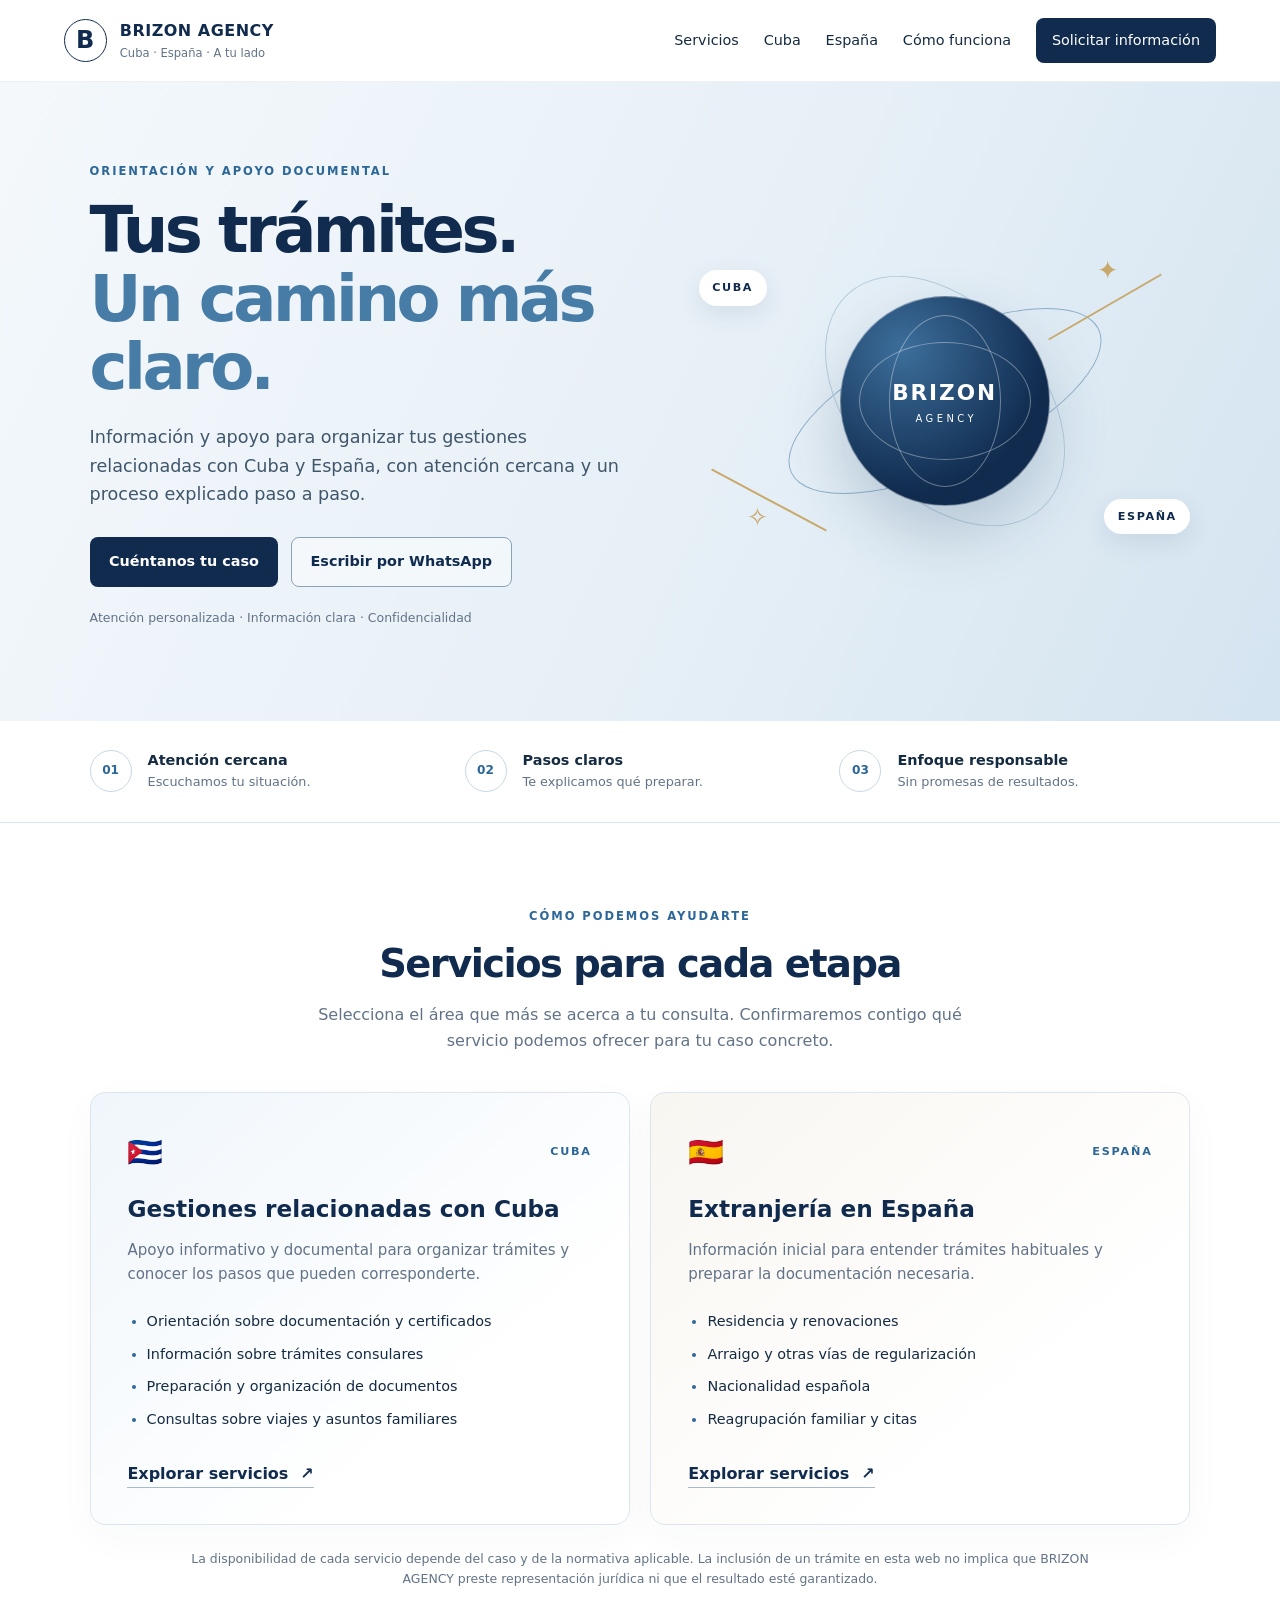
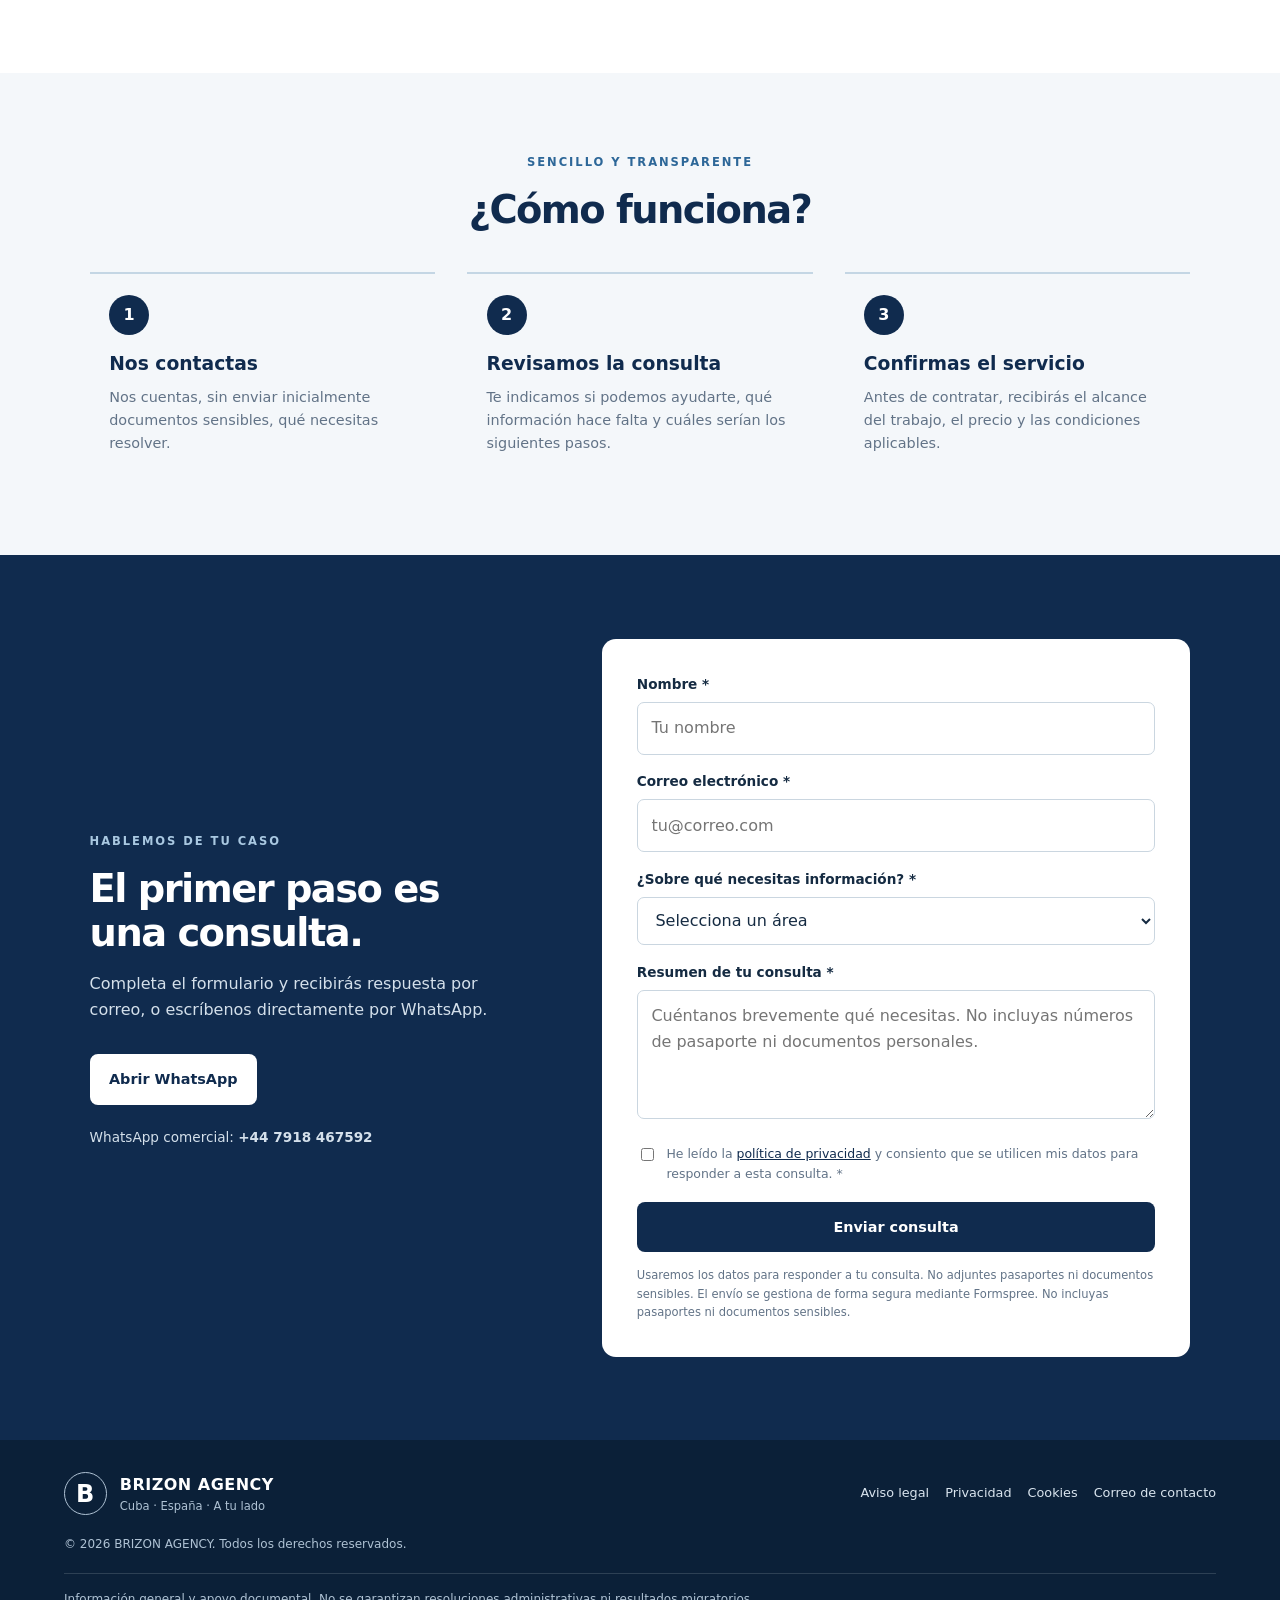
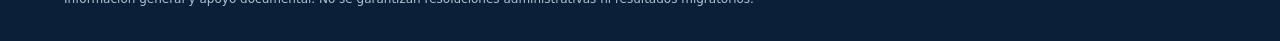
<file: index.html>
<!doctype html>
<html lang="es">
<head>
  <meta charset="utf-8">
  <meta name="viewport" content="width=device-width, initial-scale=1">
  <meta name="description" content="BRIZON AGENCY: información y apoyo documental para trámites relacionados con Cuba y España.">
  <meta name="theme-color" content="#102b4e">
  <title>BRIZON AGENCY | Cuba y España</title>
  <link rel="stylesheet" href="styles.css">
</head>
<body>
  <a class="skip-link" href="#contenido">Saltar al contenido</a>
  <header class="site-header">
    <a class="brand" href="index.html" aria-label="BRIZON AGENCY, inicio">
      <span class="brand-mark" aria-hidden="true">B</span>
      <span><strong>BRIZON AGENCY</strong><small>Cuba · España · A tu lado</small></span>
    </a>
    <button class="menu-toggle" aria-expanded="false" aria-controls="main-nav">Menú</button>
    <nav id="main-nav" class="main-nav" aria-label="Navegación principal">
      <a href="#servicios">Servicios</a>
      <a href="cuba.html">Cuba</a>
      <a href="espana.html">España</a>
      <a href="#como-funciona">Cómo funciona</a>
      <a class="nav-cta" href="#contacto">Solicitar información</a>
    </nav>
  </header>

  <main id="contenido">
    <section class="hero">
      <div class="hero-content">
        <p class="eyebrow">ORIENTACIÓN Y APOYO DOCUMENTAL</p>
        <h1>Tus trámites.<br><span>Un camino más claro.</span></h1>
        <p class="hero-copy">Información y apoyo para organizar tus gestiones relacionadas con Cuba y España, con atención cercana y un proceso explicado paso a paso.</p>
        <div class="hero-actions">
          <a class="button button-light" href="#contacto">Cuéntanos tu caso</a>
          <a class="button button-outline" href="https://wa.me/447918467592" target="_blank" rel="noopener noreferrer">Escribir por WhatsApp</a>
        </div>
        <p class="microcopy">Atención personalizada · Información clara · Confidencialidad</p>
      </div>
      <div class="hero-art" role="img" aria-label="Ilustración decorativa de rutas entre Cuba y España">
        <div class="orbit orbit-one"></div><div class="orbit orbit-two"></div>
        <div class="globe"><span>BRIZON</span><small>AGENCY</small></div>
        <div class="route route-one"></div><div class="route route-two"></div>
        <span class="country-pill cuba-pill">CUBA</span>
        <span class="country-pill spain-pill">ESPAÑA</span>
        <span class="star star-one">✦</span><span class="star star-two">✧</span>
      </div>
    </section>

    <section class="trust-strip" aria-label="Nuestro enfoque">
      <div><span class="trust-icon">01</span><p><strong>Atención cercana</strong><small>Escuchamos tu situación.</small></p></div>
      <div><span class="trust-icon">02</span><p><strong>Pasos claros</strong><small>Te explicamos qué preparar.</small></p></div>
      <div><span class="trust-icon">03</span><p><strong>Enfoque responsable</strong><small>Sin promesas de resultados.</small></p></div>
    </section>

    <section id="servicios" class="section">
      <div class="section-heading">
        <p class="eyebrow">CÓMO PODEMOS AYUDARTE</p>
        <h2>Servicios para cada etapa</h2>
        <p>Selecciona el área que más se acerca a tu consulta. Confirmaremos contigo qué servicio podemos ofrecer para tu caso concreto.</p>
      </div>
      <div class="service-grid">
        <article class="service-card service-cuba">
          <div class="card-top"><span class="flag" aria-hidden="true">🇨🇺</span><span class="card-label">CUBA</span></div>
          <h3>Gestiones relacionadas con Cuba</h3>
          <p>Apoyo informativo y documental para organizar trámites y conocer los pasos que pueden corresponderte.</p>
          <ul>
            <li>Orientación sobre documentación y certificados</li>
            <li>Información sobre trámites consulares</li>
            <li>Preparación y organización de documentos</li>
            <li>Consultas sobre viajes y asuntos familiares</li>
          </ul>
          <a class="text-link" href="cuba.html">Explorar servicios <span aria-hidden="true">↗</span></a>
        </article>
        <article class="service-card service-spain">
          <div class="card-top"><span class="flag" aria-hidden="true">🇪🇸</span><span class="card-label">ESPAÑA</span></div>
          <h3>Extranjería en España</h3>
          <p>Información inicial para entender trámites habituales y preparar la documentación necesaria.</p>
          <ul>
            <li>Residencia y renovaciones</li>
            <li>Arraigo y otras vías de regularización</li>
            <li>Nacionalidad española</li>
            <li>Reagrupación familiar y citas</li>
          </ul>
          <a class="text-link" href="espana.html">Explorar servicios <span aria-hidden="true">↗</span></a>
        </article>
      </div>
      <p class="disclaimer">La disponibilidad de cada servicio depende del caso y de la normativa aplicable. La inclusión de un trámite en esta web no implica que BRIZON AGENCY preste representación jurídica ni que el resultado esté garantizado.</p>
    </section>

    <section id="como-funciona" class="process-section">
      <div class="section-heading">
        <p class="eyebrow">SENCILLO Y TRANSPARENTE</p>
        <h2>¿Cómo funciona?</h2>
      </div>
      <div class="process-grid">
        <article><span>1</span><h3>Nos contactas</h3><p>Nos cuentas, sin enviar inicialmente documentos sensibles, qué necesitas resolver.</p></article>
        <article><span>2</span><h3>Revisamos la consulta</h3><p>Te indicamos si podemos ayudarte, qué información hace falta y cuáles serían los siguientes pasos.</p></article>
        <article><span>3</span><h3>Confirmas el servicio</h3><p>Antes de contratar, recibirás el alcance del trabajo, el precio y las condiciones aplicables.</p></article>
      </div>
    </section>

    <section id="contacto" class="contact-section">
      <div class="contact-intro">
        <p class="eyebrow">HABLEMOS DE TU CASO</p>
        <h2>El primer paso es una consulta.</h2>
        <p>Completa el formulario y recibirás respuesta por correo, o escríbenos directamente por WhatsApp.</p>
        <a class="button button-light" href="https://wa.me/447918467592" target="_blank" rel="noopener noreferrer">Abrir WhatsApp</a>
        <p class="contact-note">WhatsApp comercial: <strong>+44 7918 467592</strong></p>
      </div>
      <form id="contact-form" class="contact-form" action="https://formspree.io/f/myeeeprz" method="POST">
        <input type="hidden" name="_subject" value="Nueva consulta web — BRIZON AGENCY">
        <input type="text" name="_gotcha" tabindex="-1" autocomplete="off" aria-hidden="true" class="honeypot">
        <div class="form-row">
          <label for="name">Nombre *</label>
          <input id="name" name="name" autocomplete="name" required maxlength="100" placeholder="Tu nombre">
        </div>
        <div class="form-row">
          <label for="email">Correo electrónico *</label>
          <input id="email" name="email" type="email" autocomplete="email" required maxlength="160" placeholder="tu@correo.com">
        </div>
        <div class="form-row">
          <label for="area">¿Sobre qué necesitas información? *</label>
          <select id="area" name="area" required>
            <option value="">Selecciona un área</option>
            <option>Cuba: documentación o trámites consulares</option>
            <option>Cuba: viajes o asuntos familiares</option>
            <option>España: residencia o renovación</option>
            <option>España: nacionalidad</option>
            <option>España: arraigo o regularización</option>
            <option>España: reagrupación familiar</option>
            <option>Otra consulta</option>
          </select>
        </div>
        <div class="form-row">
          <label for="message">Resumen de tu consulta *</label>
          <textarea id="message" name="message" rows="4" required maxlength="2000" placeholder="Cuéntanos brevemente qué necesitas. No incluyas números de pasaporte ni documentos personales."></textarea>
        </div>
        <label class="consent"><input id="privacy" type="checkbox" required> <span>He leído la <a href="privacidad.html">política de privacidad</a> y consiento que se utilicen mis datos para responder a esta consulta. *</span></label>
        <button class="button button-dark" type="submit">Enviar consulta</button>
        <p id="form-status" class="form-status" role="status" aria-live="polite"></p>
        <p class="form-footnote">Usaremos los datos para responder a tu consulta. No adjuntes pasaportes ni documentos sensibles. El envío se gestiona de forma segura mediante Formspree. No incluyas pasaportes ni documentos sensibles.</p>
      </form>
    </section>
  </main>

  <footer class="site-footer">
    <a class="brand brand-footer" href="index.html"><span class="brand-mark">B</span><span><strong>BRIZON AGENCY</strong><small>Cuba · España · A tu lado</small></span></a>
    <div class="footer-links"><a href="aviso-legal.html">Aviso legal</a><a href="privacidad.html">Privacidad</a><a href="cookies.html">Cookies</a><a href="mailto:brizonagency@gmail.com">Correo de contacto</a></div>
    <p>© <span id="year"></span> BRIZON AGENCY. Todos los derechos reservados.</p>
    <p class="footer-disclaimer">Información general y apoyo documental. No se garantizan resoluciones administrativas ni resultados migratorios.</p>
  </footer>
  <script src="script.js"></script>
</body>
</html>
</file>
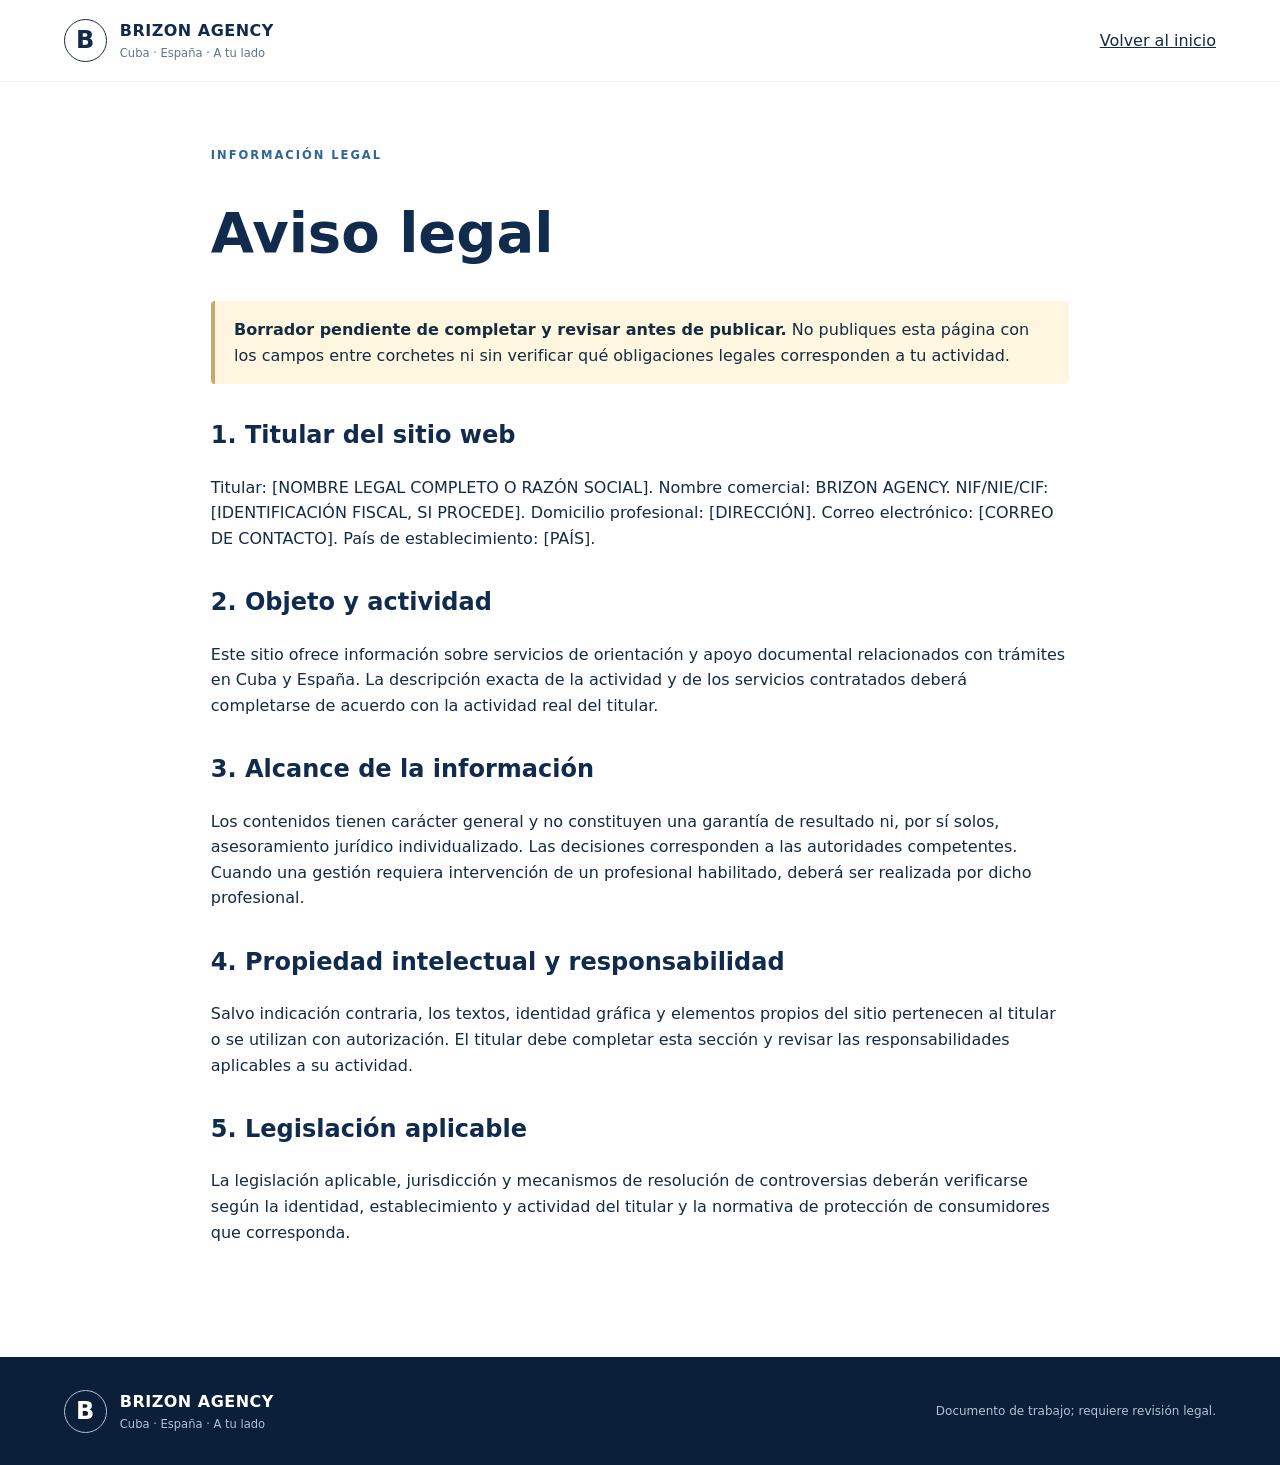
<file: aviso-legal.html>
<!doctype html><html lang="es"><head><meta charset="utf-8"><meta name="viewport" content="width=device-width, initial-scale=1"><title>Aviso legal | BRIZON AGENCY</title><link rel="stylesheet" href="styles.css"></head><body><header class="site-header"><a class="brand" href="index.html"><span class="brand-mark">B</span><span><strong>BRIZON AGENCY</strong><small>Cuba · España · A tu lado</small></span></a><a class="nav-cta" href="index.html">Volver al inicio</a></header><main class="legal-main"><p class="eyebrow">INFORMACIÓN LEGAL</p><h1>Aviso legal</h1><div class="notice"><strong>Borrador pendiente de completar y revisar antes de publicar.</strong> No publiques esta página con los campos entre corchetes ni sin verificar qué obligaciones legales corresponden a tu actividad.</div><h2>1. Titular del sitio web</h2><p>Titular: [NOMBRE LEGAL COMPLETO O RAZÓN SOCIAL]. Nombre comercial: BRIZON AGENCY. NIF/NIE/CIF: [IDENTIFICACIÓN FISCAL, SI PROCEDE]. Domicilio profesional: [DIRECCIÓN]. Correo electrónico: [CORREO DE CONTACTO]. País de establecimiento: [PAÍS].</p><h2>2. Objeto y actividad</h2><p>Este sitio ofrece información sobre servicios de orientación y apoyo documental relacionados con trámites en Cuba y España. La descripción exacta de la actividad y de los servicios contratados deberá completarse de acuerdo con la actividad real del titular.</p><h2>3. Alcance de la información</h2><p>Los contenidos tienen carácter general y no constituyen una garantía de resultado ni, por sí solos, asesoramiento jurídico individualizado. Las decisiones corresponden a las autoridades competentes. Cuando una gestión requiera intervención de un profesional habilitado, deberá ser realizada por dicho profesional.</p><h2>4. Propiedad intelectual y responsabilidad</h2><p>Salvo indicación contraria, los textos, identidad gráfica y elementos propios del sitio pertenecen al titular o se utilizan con autorización. El titular debe completar esta sección y revisar las responsabilidades aplicables a su actividad.</p><h2>5. Legislación aplicable</h2><p>La legislación aplicable, jurisdicción y mecanismos de resolución de controversias deberán verificarse según la identidad, establecimiento y actividad del titular y la normativa de protección de consumidores que corresponda.</p></main><footer class="site-footer"><a class="brand brand-footer" href="index.html"><span class="brand-mark">B</span><span><strong>BRIZON AGENCY</strong><small>Cuba · España · A tu lado</small></span></a><p>Documento de trabajo; requiere revisión legal.</p></footer></body></html>
</file>
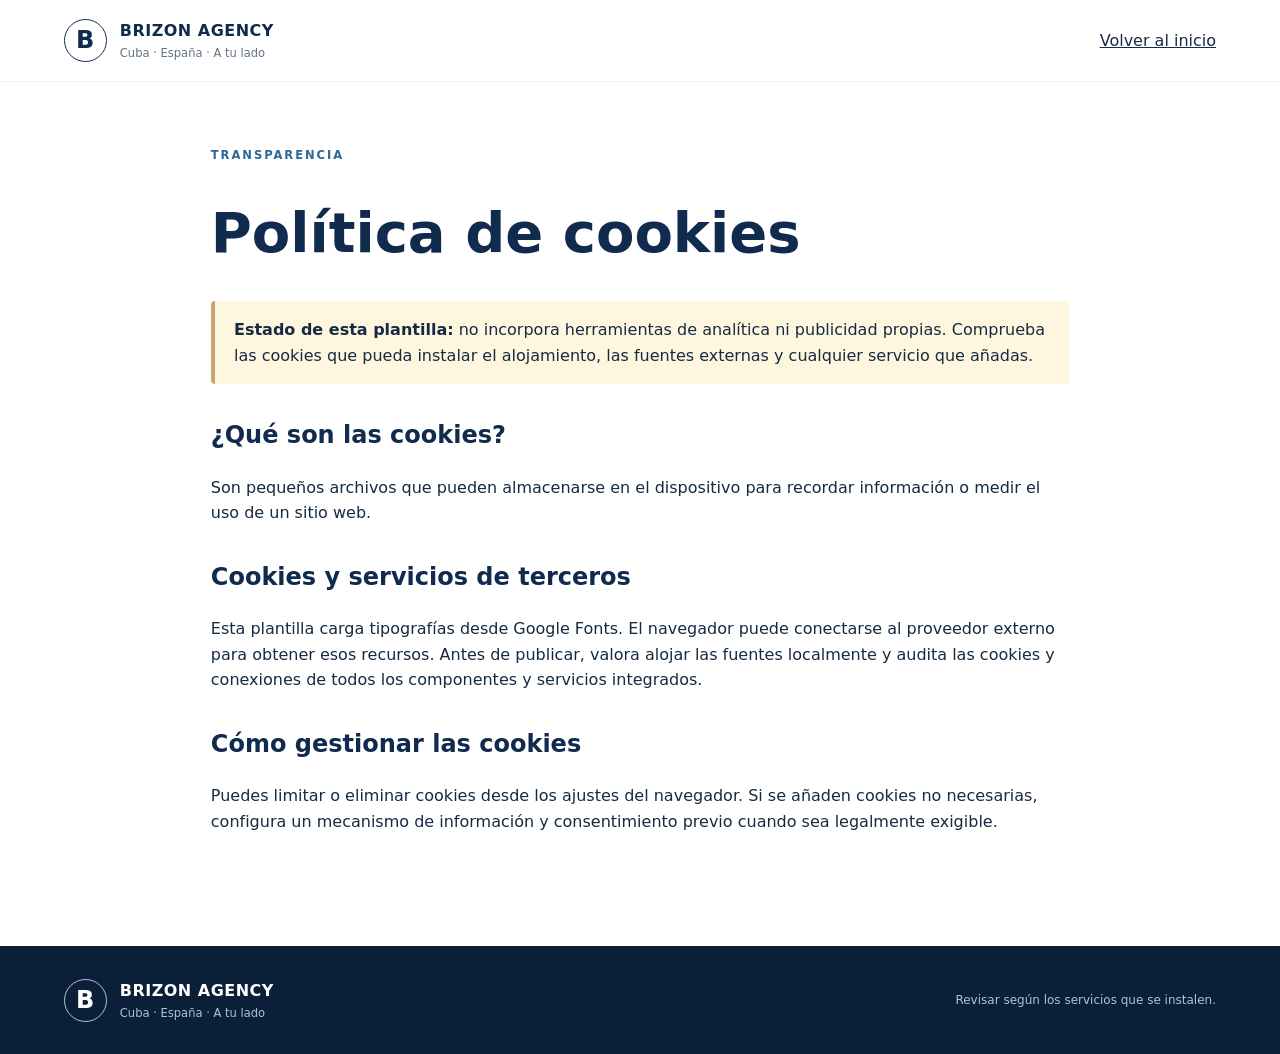
<file: cookies.html>
<!doctype html><html lang="es"><head><meta charset="utf-8"><meta name="viewport" content="width=device-width, initial-scale=1"><title>Política de cookies | BRIZON AGENCY</title><link rel="stylesheet" href="styles.css"></head><body><header class="site-header"><a class="brand" href="index.html"><span class="brand-mark">B</span><span><strong>BRIZON AGENCY</strong><small>Cuba · España · A tu lado</small></span></a><a class="nav-cta" href="index.html">Volver al inicio</a></header><main class="legal-main"><p class="eyebrow">TRANSPARENCIA</p><h1>Política de cookies</h1><div class="notice"><strong>Estado de esta plantilla:</strong> no incorpora herramientas de analítica ni publicidad propias. Comprueba las cookies que pueda instalar el alojamiento, las fuentes externas y cualquier servicio que añadas.</div><h2>¿Qué son las cookies?</h2><p>Son pequeños archivos que pueden almacenarse en el dispositivo para recordar información o medir el uso de un sitio web.</p><h2>Cookies y servicios de terceros</h2><p>Esta plantilla carga tipografías desde Google Fonts. El navegador puede conectarse al proveedor externo para obtener esos recursos. Antes de publicar, valora alojar las fuentes localmente y audita las cookies y conexiones de todos los componentes y servicios integrados.</p><h2>Cómo gestionar las cookies</h2><p>Puedes limitar o eliminar cookies desde los ajustes del navegador. Si se añaden cookies no necesarias, configura un mecanismo de información y consentimiento previo cuando sea legalmente exigible.</p></main><footer class="site-footer"><a class="brand brand-footer" href="index.html"><span class="brand-mark">B</span><span><strong>BRIZON AGENCY</strong><small>Cuba · España · A tu lado</small></span></a><p>Revisar según los servicios que se instalen.</p></footer></body></html>
</file>
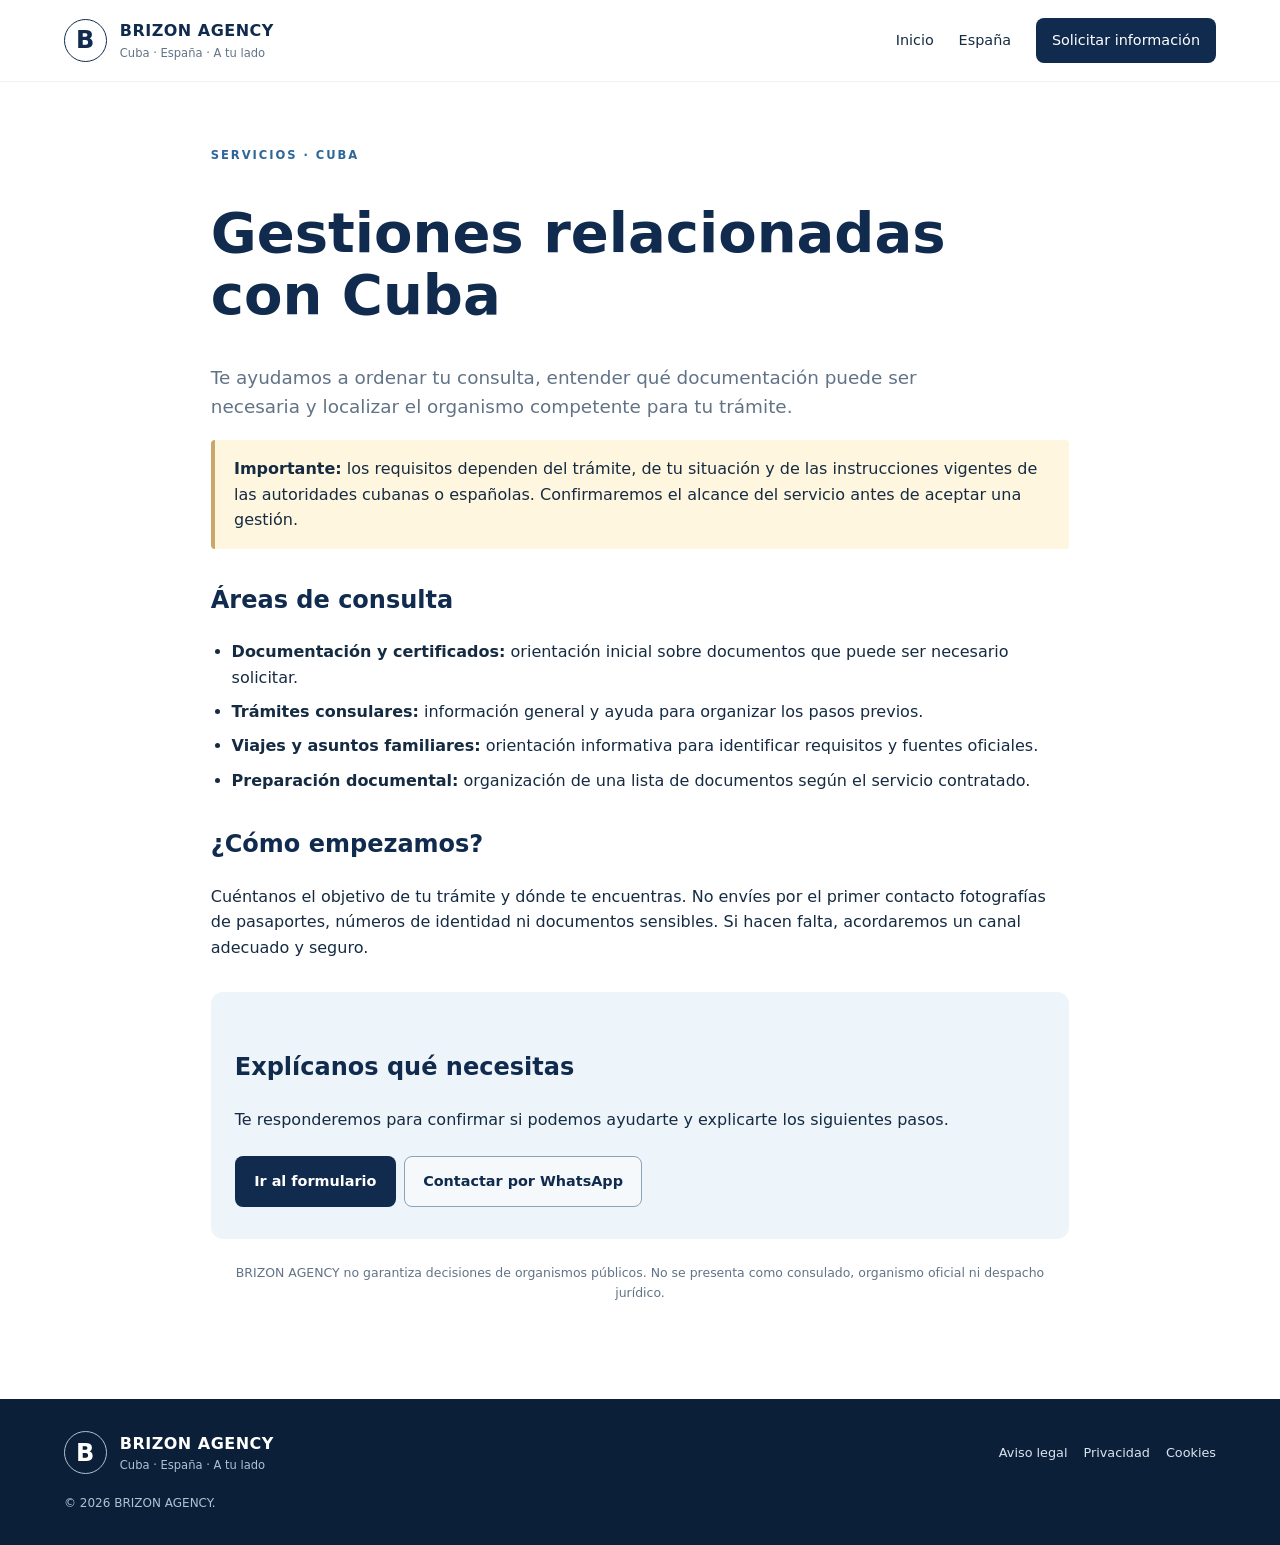
<file: cuba.html>
<!doctype html>
<html lang="es"><head><meta charset="utf-8"><meta name="viewport" content="width=device-width, initial-scale=1"><meta name="description" content="Información y apoyo documental para gestiones relacionadas con Cuba."><title>Servicios relacionados con Cuba | BRIZON AGENCY</title><link rel="stylesheet" href="styles.css"></head>
<body><header class="site-header"><a class="brand" href="index.html"><span class="brand-mark">B</span><span><strong>BRIZON AGENCY</strong><small>Cuba · España · A tu lado</small></span></a><button class="menu-toggle" aria-expanded="false" aria-controls="main-nav">Menú</button><nav id="main-nav" class="main-nav"><a href="index.html">Inicio</a><a href="espana.html">España</a><a href="index.html#contacto" class="nav-cta">Solicitar información</a></nav></header>
<main class="detail-main"><p class="eyebrow">SERVICIOS · CUBA</p><h1>Gestiones relacionadas con Cuba</h1><p class="detail-lead">Te ayudamos a ordenar tu consulta, entender qué documentación puede ser necesaria y localizar el organismo competente para tu trámite.</p>
<div class="notice"><strong>Importante:</strong> los requisitos dependen del trámite, de tu situación y de las instrucciones vigentes de las autoridades cubanas o españolas. Confirmaremos el alcance del servicio antes de aceptar una gestión.</div>
<h2>Áreas de consulta</h2><ul class="detail-list"><li><strong>Documentación y certificados:</strong> orientación inicial sobre documentos que puede ser necesario solicitar.</li><li><strong>Trámites consulares:</strong> información general y ayuda para organizar los pasos previos.</li><li><strong>Viajes y asuntos familiares:</strong> orientación informativa para identificar requisitos y fuentes oficiales.</li><li><strong>Preparación documental:</strong> organización de una lista de documentos según el servicio contratado.</li></ul>
<h2>¿Cómo empezamos?</h2><p>Cuéntanos el objetivo de tu trámite y dónde te encuentras. No envíes por el primer contacto fotografías de pasaportes, números de identidad ni documentos sensibles. Si hacen falta, acordaremos un canal adecuado y seguro.</p>
<div class="detail-cta"><h2>Explícanos qué necesitas</h2><p>Te responderemos para confirmar si podemos ayudarte y explicarte los siguientes pasos.</p><a class="button button-light" href="index.html#contacto">Ir al formulario</a><a class="button button-outline" href="https://wa.me/447918467592" target="_blank" rel="noopener noreferrer">Contactar por WhatsApp</a></div>
<p class="disclaimer">BRIZON AGENCY no garantiza decisiones de organismos públicos. No se presenta como consulado, organismo oficial ni despacho jurídico.</p></main>
<footer class="site-footer"><a class="brand brand-footer" href="index.html"><span class="brand-mark">B</span><span><strong>BRIZON AGENCY</strong><small>Cuba · España · A tu lado</small></span></a><div class="footer-links"><a href="aviso-legal.html">Aviso legal</a><a href="privacidad.html">Privacidad</a><a href="cookies.html">Cookies</a></div><p>© <span id="year"></span> BRIZON AGENCY.</p></footer><script src="script.js"></script></body></html>
</file>
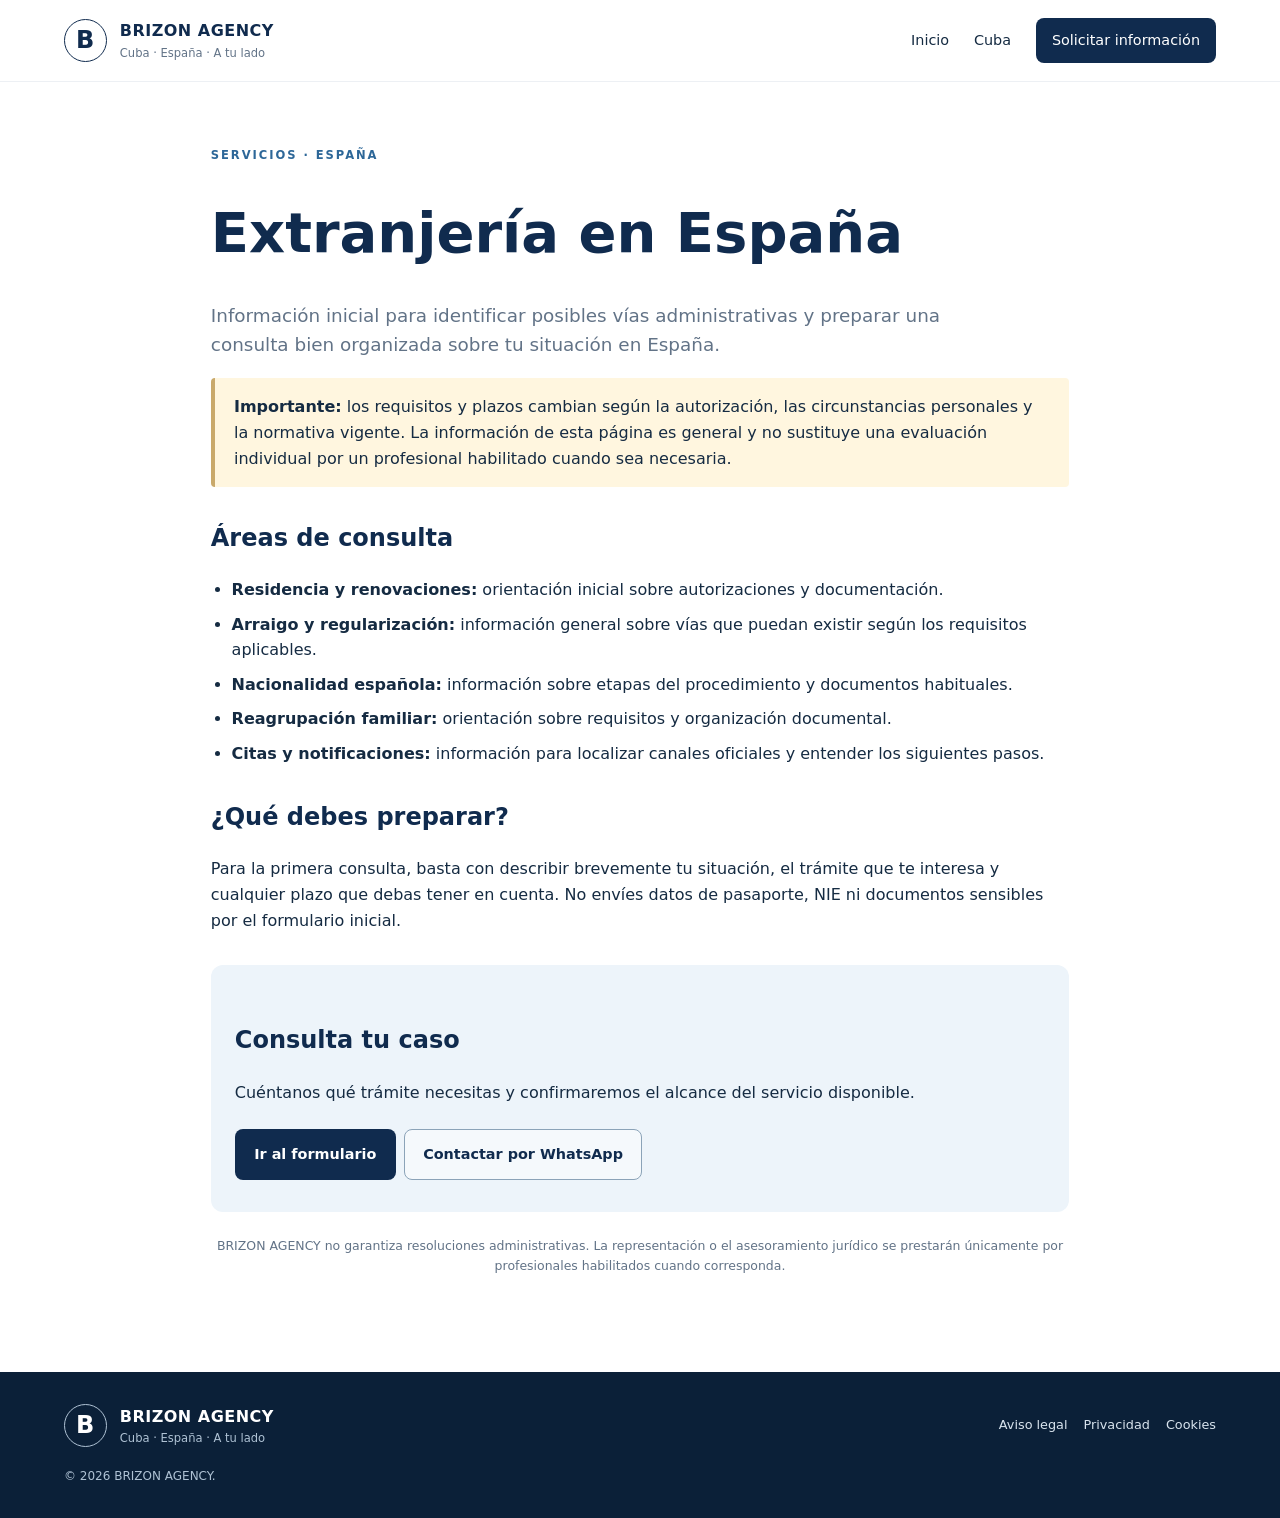
<file: espana.html>
<!doctype html>
<html lang="es"><head><meta charset="utf-8"><meta name="viewport" content="width=device-width, initial-scale=1"><meta name="description" content="Información inicial y apoyo documental sobre extranjería en España."><title>Extranjería en España | BRIZON AGENCY</title><link rel="stylesheet" href="styles.css"></head>
<body><header class="site-header"><a class="brand" href="index.html"><span class="brand-mark">B</span><span><strong>BRIZON AGENCY</strong><small>Cuba · España · A tu lado</small></span></a><button class="menu-toggle" aria-expanded="false" aria-controls="main-nav">Menú</button><nav id="main-nav" class="main-nav"><a href="index.html">Inicio</a><a href="cuba.html">Cuba</a><a href="index.html#contacto" class="nav-cta">Solicitar información</a></nav></header>
<main class="detail-main"><p class="eyebrow">SERVICIOS · ESPAÑA</p><h1>Extranjería en España</h1><p class="detail-lead">Información inicial para identificar posibles vías administrativas y preparar una consulta bien organizada sobre tu situación en España.</p>
<div class="notice"><strong>Importante:</strong> los requisitos y plazos cambian según la autorización, las circunstancias personales y la normativa vigente. La información de esta página es general y no sustituye una evaluación individual por un profesional habilitado cuando sea necesaria.</div>
<h2>Áreas de consulta</h2><ul class="detail-list"><li><strong>Residencia y renovaciones:</strong> orientación inicial sobre autorizaciones y documentación.</li><li><strong>Arraigo y regularización:</strong> información general sobre vías que puedan existir según los requisitos aplicables.</li><li><strong>Nacionalidad española:</strong> información sobre etapas del procedimiento y documentos habituales.</li><li><strong>Reagrupación familiar:</strong> orientación sobre requisitos y organización documental.</li><li><strong>Citas y notificaciones:</strong> información para localizar canales oficiales y entender los siguientes pasos.</li></ul>
<h2>¿Qué debes preparar?</h2><p>Para la primera consulta, basta con describir brevemente tu situación, el trámite que te interesa y cualquier plazo que debas tener en cuenta. No envíes datos de pasaporte, NIE ni documentos sensibles por el formulario inicial.</p>
<div class="detail-cta"><h2>Consulta tu caso</h2><p>Cuéntanos qué trámite necesitas y confirmaremos el alcance del servicio disponible.</p><a class="button button-light" href="index.html#contacto">Ir al formulario</a><a class="button button-outline" href="https://wa.me/447918467592" target="_blank" rel="noopener noreferrer">Contactar por WhatsApp</a></div>
<p class="disclaimer">BRIZON AGENCY no garantiza resoluciones administrativas. La representación o el asesoramiento jurídico se prestarán únicamente por profesionales habilitados cuando corresponda.</p></main>
<footer class="site-footer"><a class="brand brand-footer" href="index.html"><span class="brand-mark">B</span><span><strong>BRIZON AGENCY</strong><small>Cuba · España · A tu lado</small></span></a><div class="footer-links"><a href="aviso-legal.html">Aviso legal</a><a href="privacidad.html">Privacidad</a><a href="cookies.html">Cookies</a></div><p>© <span id="year"></span> BRIZON AGENCY.</p></footer><script src="script.js"></script></body></html>
</file>
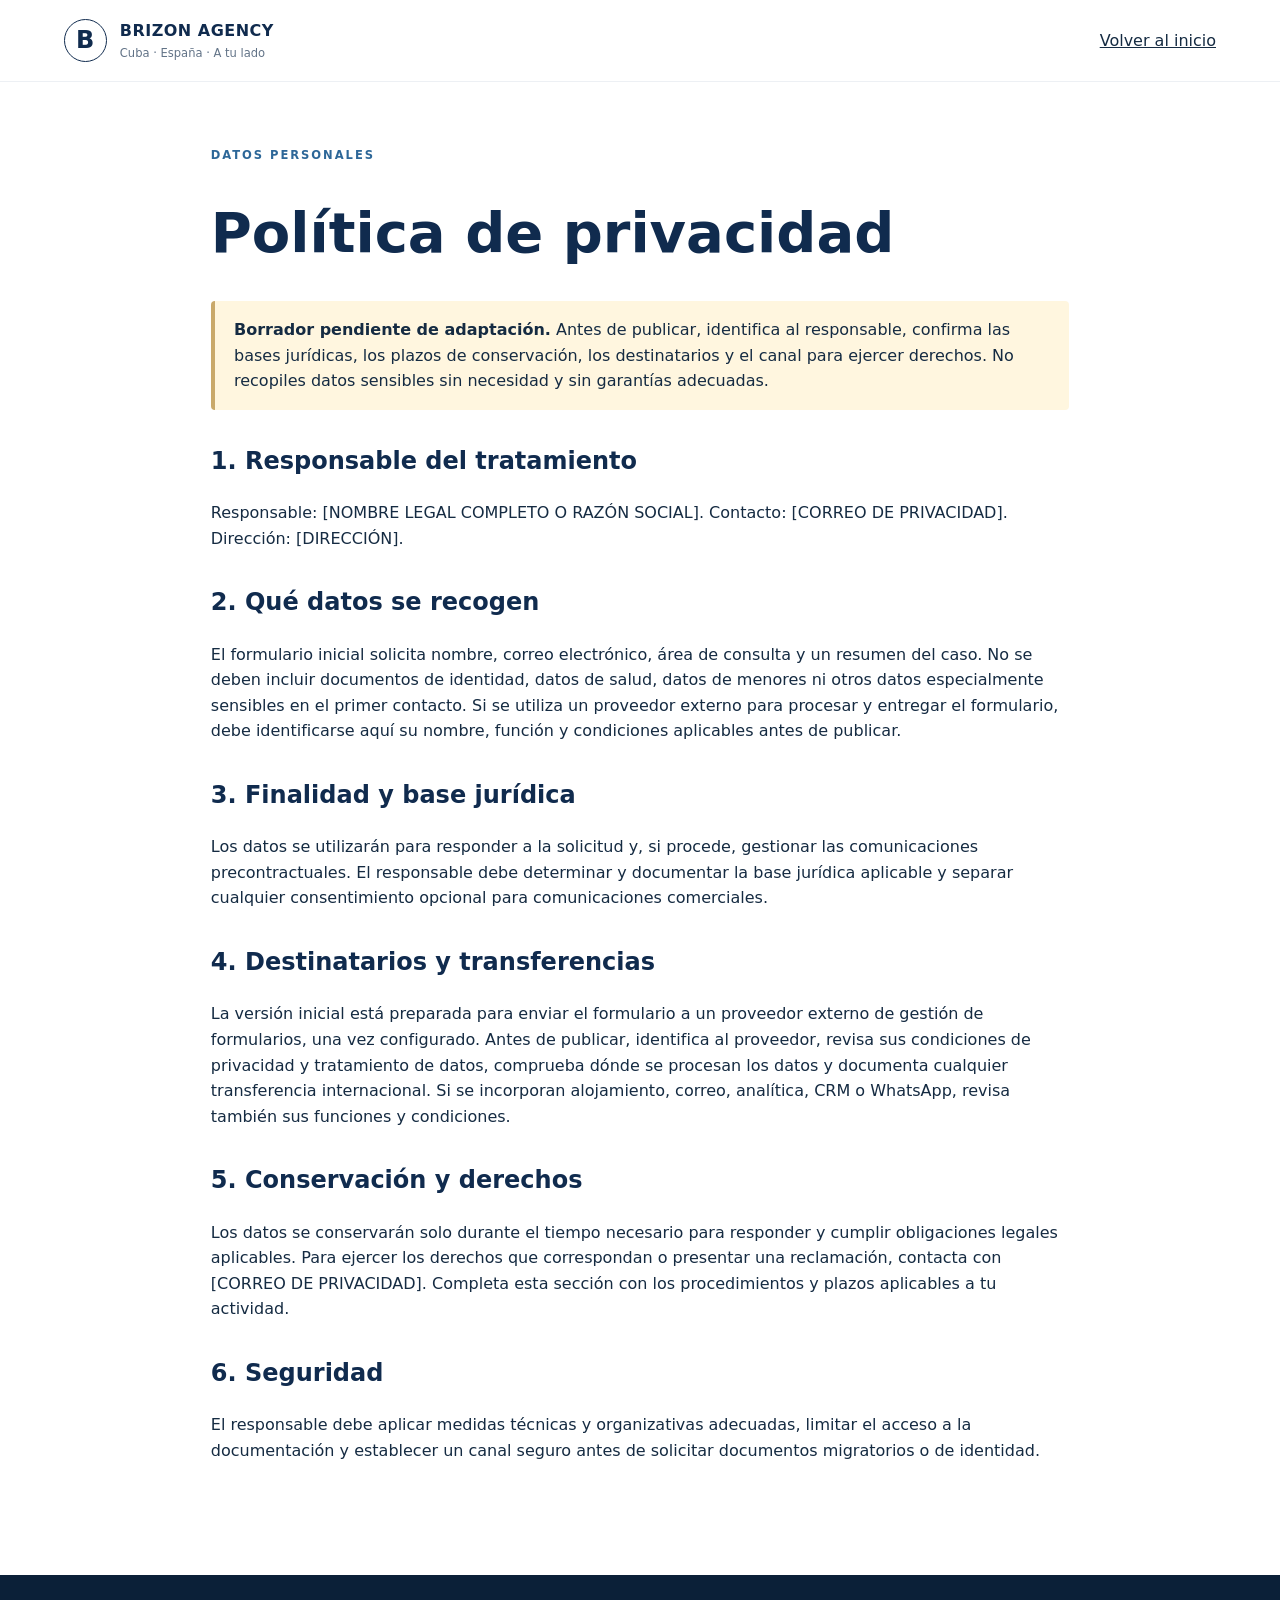
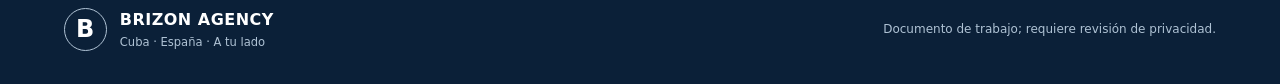
<file: privacidad.html>
<!doctype html><html lang="es"><head><meta charset="utf-8"><meta name="viewport" content="width=device-width, initial-scale=1"><title>Política de privacidad | BRIZON AGENCY</title><link rel="stylesheet" href="styles.css"></head><body><header class="site-header"><a class="brand" href="index.html"><span class="brand-mark">B</span><span><strong>BRIZON AGENCY</strong><small>Cuba · España · A tu lado</small></span></a><a class="nav-cta" href="index.html">Volver al inicio</a></header><main class="legal-main"><p class="eyebrow">DATOS PERSONALES</p><h1>Política de privacidad</h1><div class="notice"><strong>Borrador pendiente de adaptación.</strong> Antes de publicar, identifica al responsable, confirma las bases jurídicas, los plazos de conservación, los destinatarios y el canal para ejercer derechos. No recopiles datos sensibles sin necesidad y sin garantías adecuadas.</div><h2>1. Responsable del tratamiento</h2><p>Responsable: [NOMBRE LEGAL COMPLETO O RAZÓN SOCIAL]. Contacto: [CORREO DE PRIVACIDAD]. Dirección: [DIRECCIÓN].</p><h2>2. Qué datos se recogen</h2><p>El formulario inicial solicita nombre, correo electrónico, área de consulta y un resumen del caso. No se deben incluir documentos de identidad, datos de salud, datos de menores ni otros datos especialmente sensibles en el primer contacto. Si se utiliza un proveedor externo para procesar y entregar el formulario, debe identificarse aquí su nombre, función y condiciones aplicables antes de publicar.</p><h2>3. Finalidad y base jurídica</h2><p>Los datos se utilizarán para responder a la solicitud y, si procede, gestionar las comunicaciones precontractuales. El responsable debe determinar y documentar la base jurídica aplicable y separar cualquier consentimiento opcional para comunicaciones comerciales.</p><h2>4. Destinatarios y transferencias</h2><p>La versión inicial está preparada para enviar el formulario a un proveedor externo de gestión de formularios, una vez configurado. Antes de publicar, identifica al proveedor, revisa sus condiciones de privacidad y tratamiento de datos, comprueba dónde se procesan los datos y documenta cualquier transferencia internacional. Si se incorporan alojamiento, correo, analítica, CRM o WhatsApp, revisa también sus funciones y condiciones.</p><h2>5. Conservación y derechos</h2><p>Los datos se conservarán solo durante el tiempo necesario para responder y cumplir obligaciones legales aplicables. Para ejercer los derechos que correspondan o presentar una reclamación, contacta con [CORREO DE PRIVACIDAD]. Completa esta sección con los procedimientos y plazos aplicables a tu actividad.</p><h2>6. Seguridad</h2><p>El responsable debe aplicar medidas técnicas y organizativas adecuadas, limitar el acceso a la documentación y establecer un canal seguro antes de solicitar documentos migratorios o de identidad.</p></main><footer class="site-footer"><a class="brand brand-footer" href="index.html"><span class="brand-mark">B</span><span><strong>BRIZON AGENCY</strong><small>Cuba · España · A tu lado</small></span></a><p>Documento de trabajo; requiere revisión de privacidad.</p></footer></body></html>
</file>
<file: styles.css>
:root{--navy:#102b4e;--navy2:#183e68;--blue:#2d6798;--pale:#edf4fa;--ink:#152b42;--muted:#627387;--line:#dce5ed;--white:#fff;--gold:#c9a96b}
*{box-sizing:border-box}html{scroll-behavior:smooth;scroll-padding-top:90px}body{margin:0;font-family:system-ui,-apple-system,BlinkMacSystemFont,"Segoe UI",sans-serif;color:var(--ink);background:#fff;line-height:1.6}a{color:inherit}button,input,textarea,select{font:inherit}.skip-link{position:absolute;left:-9999px;top:0}.skip-link:focus{left:1rem;top:1rem;background:white;padding:1rem;z-index:10}.site-header{height:82px;padding:0 clamp(1.1rem,5vw,5rem);display:flex;align-items:center;justify-content:space-between;gap:2rem;background:rgba(255,255,255,.96);border-bottom:1px solid #edf0f4;position:sticky;top:0;z-index:5}.brand{display:flex;align-items:center;gap:.8rem;text-decoration:none;color:var(--navy)}.brand-mark{width:43px;height:43px;border:1.5px solid var(--navy);border-radius:50%;display:grid;place-items:center;font-family:system-ui,-apple-system,BlinkMacSystemFont,"Segoe UI",sans-serif;font-size:1.5rem;font-weight:800;letter-spacing:-.1em;padding-right:.13em}.brand strong{display:block;font-family:system-ui,-apple-system,BlinkMacSystemFont,"Segoe UI",sans-serif;font-size:1rem;letter-spacing:.03em}.brand small{display:block;color:var(--muted);font-size:.72rem}.main-nav{display:flex;align-items:center;gap:1.55rem;font-size:.9rem}.main-nav a{text-decoration:none}.main-nav a:hover,.footer-links a:hover{color:var(--blue)}.main-nav .nav-cta{background:var(--navy);color:#fff;padding:.7rem 1rem;border-radius:8px}.menu-toggle{display:none}.hero{min-height:510px;padding:5rem clamp(1.1rem,7vw,7rem);display:grid;grid-template-columns:1.08fr .92fr;align-items:center;gap:2rem;overflow:hidden;background:linear-gradient(115deg,#f4f8fb 0%,#e7f0f7 55%,#d4e4f0 100%);position:relative}.hero-content{max-width:650px;position:relative;z-index:1}.eyebrow{font-size:.72rem;letter-spacing:.17em;font-weight:700;color:var(--blue);margin:0 0 1rem}.hero h1{font-family:system-ui,-apple-system,BlinkMacSystemFont,"Segoe UI",sans-serif;font-size:clamp(2.7rem,5vw,4.6rem);letter-spacing:-.055em;line-height:1.07;color:var(--navy);margin:0 0 1.35rem}.hero h1 span{color:#477ca6}.hero-copy{font-size:1.1rem;max-width:550px;color:#40566b}.hero-actions{display:flex;gap:.8rem;flex-wrap:wrap;margin:1.8rem 0 1.3rem}.button{display:inline-flex;justify-content:center;align-items:center;min-height:47px;padding:.8rem 1.15rem;border:1px solid transparent;border-radius:8px;text-decoration:none;font-weight:700;font-size:.9rem;cursor:pointer;transition:transform .15s,background .15s}.button:hover{transform:translateY(-1px)}.button-light{background:var(--navy);color:white}.button-light:hover,.button-dark:hover{background:var(--navy2)}.button-outline{border-color:#8ba3b8;color:var(--navy);background:rgba(255,255,255,.4)}.button-dark{background:var(--navy);color:#fff;width:100%}.microcopy{font-size:.78rem;color:var(--muted)}.hero-art{height:350px;position:relative;display:grid;place-items:center}.globe{height:210px;width:210px;border-radius:50%;display:flex;flex-direction:column;align-items:center;justify-content:center;color:white;background:radial-gradient(circle at 30% 25%,#3c6e9b,#102b4e 68%);box-shadow:0 28px 60px #24476a38;position:relative;z-index:1;border:1px solid #ffffff65}.globe:before,.globe:after{content:"";position:absolute;border:1px solid #ffffff5c;border-radius:50%;inset:18px 48px}.globe:after{inset:45px 18px}.globe span{font-family:system-ui,-apple-system,BlinkMacSystemFont,"Segoe UI",sans-serif;font-weight:800;font-size:1.35rem;letter-spacing:.09em}.globe small{letter-spacing:.35em;font-size:.62rem;margin-left:.35em}.orbit{position:absolute;border:1px solid #8daec8;transform:rotate(-25deg);border-radius:50%;width:340px;height:130px}.orbit-two{transform:rotate(48deg);width:290px;height:190px;border-color:#b5cbdc}.route{position:absolute;height:2px;width:130px;background:var(--gold);z-index:2;transform:rotate(-30deg)}.route-one{top:80px;right:20px}.route-two{bottom:75px;left:5px;transform:rotate(28deg)}.country-pill{position:absolute;background:#fff;color:var(--navy);font-weight:700;font-size:.7rem;letter-spacing:.14em;border-radius:99px;padding:.55rem .85rem;box-shadow:0 8px 25px #1c3b571a;z-index:3}.cuba-pill{top:44px;left:0}.spain-pill{right:0;bottom:42px}.star{position:absolute;color:var(--gold);font-size:1.6rem}.star-one{top:24px;right:72px}.star-two{bottom:38px;left:48px}.trust-strip{display:grid;grid-template-columns:repeat(3,1fr);padding:1.8rem clamp(1.1rem,7vw,7rem);border-bottom:1px solid var(--line);gap:1.5rem}.trust-strip>div{display:flex;align-items:center;gap:1rem}.trust-icon{width:42px;height:42px;display:grid;place-items:center;border:1px solid #c9d9e6;color:var(--blue);border-radius:50%;font-size:.76rem;font-weight:700;flex-shrink:0}.trust-strip p{margin:0}.trust-strip strong,.trust-strip small{display:block}.trust-strip strong{font-size:.9rem}.trust-strip small{font-size:.8rem;color:var(--muted)}.section{padding:5.3rem clamp(1.1rem,7vw,7rem)}.section-heading{text-align:center;max-width:680px;margin:0 auto 2.4rem}.section-heading h2,.process-section h2,.contact-intro h2{font-family:system-ui,-apple-system,BlinkMacSystemFont,"Segoe UI",sans-serif;color:var(--navy);font-size:clamp(2rem,3vw,2.8rem);letter-spacing:-.04em;line-height:1.15;margin:.2rem 0 1rem}.section-heading>p:last-child{color:var(--muted);margin:0}.service-grid{display:grid;grid-template-columns:1fr 1fr;gap:1.3rem}.service-card{border:1px solid var(--line);border-radius:15px;padding:clamp(1.4rem,3vw,2.3rem);background:#fff;box-shadow:0 12px 40px #17375508}.service-cuba{background:linear-gradient(140deg,#f0f6fb,#fff 70%)}.service-spain{background:linear-gradient(140deg,#f8f6f1,#fff 70%)}.card-top{display:flex;align-items:center;justify-content:space-between}.flag{font-size:1.8rem}.card-label{font-size:.7rem;letter-spacing:.16em;color:var(--blue);font-weight:700}.service-card h3{font-family:system-ui,-apple-system,BlinkMacSystemFont,"Segoe UI",sans-serif;color:var(--navy);font-size:1.45rem;line-height:1.25;margin:1.15rem 0 .7rem}.service-card p{color:var(--muted);font-size:.94rem}.service-card ul{padding-left:1.2rem;margin:1.2rem 0 1.6rem}.service-card li{padding:.3rem 0;font-size:.9rem}.service-card li::marker{color:var(--blue)}.text-link{color:var(--navy);font-weight:700;text-decoration:none;border-bottom:1px solid #a7bacb;padding-bottom:.25rem}.text-link span{margin-left:.4rem}.disclaimer{font-size:.78rem;color:var(--muted);max-width:900px;margin:1.5rem auto 0;text-align:center}.process-section{padding:5rem clamp(1.1rem,7vw,7rem);background:#f4f7fa}.process-section .section-heading{margin-bottom:2.5rem}.process-grid{display:grid;grid-template-columns:repeat(3,1fr);gap:2rem;max-width:1100px;margin:auto}.process-grid article{padding:1.3rem 1.2rem;border-top:2px solid #c4d6e4}.process-grid article>span{display:grid;place-items:center;width:40px;height:40px;border-radius:50%;background:var(--navy);color:#fff;font-weight:700}.process-grid h3{font-family:system-ui,-apple-system,BlinkMacSystemFont,"Segoe UI",sans-serif;color:var(--navy);margin:.9rem 0 .4rem}.process-grid p{font-size:.9rem;color:var(--muted);margin:0}.contact-section{display:grid;grid-template-columns:.85fr 1.15fr;gap:clamp(2rem,6vw,6rem);padding:5.2rem clamp(1.1rem,7vw,7rem);background:var(--navy);color:white}.contact-intro{align-self:center}.contact-intro .eyebrow{color:#a9c8e1}.contact-intro h2{color:#fff}.contact-intro>p:not(.eyebrow){color:#d4e0eb}.contact-intro .button{margin-top:1rem;background:#fff;color:var(--navy)}.contact-note{font-size:.85rem;margin-top:1.4rem}.contact-form{background:#fff;color:var(--ink);border-radius:14px;padding:clamp(1.3rem,3vw,2.2rem)}.form-row{margin-bottom:1.05rem}.form-row label{display:block;font-weight:700;font-size:.85rem;margin-bottom:.4rem}.form-row input,.form-row textarea,.form-row select{width:100%;border:1px solid #cad6e0;border-radius:7px;padding:.78rem .85rem;background:#fff;color:var(--ink);outline-offset:2px}.form-row input:focus,.form-row textarea:focus,.form-row select:focus{outline:2px solid #6d9fc5;border-color:transparent}.form-row textarea{resize:vertical}.consent{display:flex;align-items:flex-start;gap:.6rem;font-size:.78rem;color:var(--muted);margin:1.1rem 0}.consent input{margin-top:.25rem;flex-shrink:0}.consent a{color:var(--navy)}.form-status{font-size:.85rem;color:var(--blue)}.form-footnote{font-size:.72rem;color:var(--muted);margin-bottom:0}.site-footer{padding:2rem clamp(1.1rem,5vw,5rem);background:#0b2038;color:#d9e4ee;display:grid;grid-template-columns:1fr auto;gap:1.2rem;align-items:center}.brand-footer{color:#fff}.brand-footer small{color:#afc2d4}.brand-footer .brand-mark{border-color:#afc2d4}.footer-links{display:flex;gap:1rem;flex-wrap:wrap;font-size:.8rem}.footer-links a{color:#d9e4ee;text-decoration:none}.site-footer>p{font-size:.75rem;margin:0;color:#afc2d4}.footer-disclaimer{grid-column:1/-1;border-top:1px solid #ffffff24;padding-top:1rem}.legal-main,.detail-main{max-width:900px;margin:auto;padding:4rem 1.3rem 6rem}.legal-main h1,.detail-main h1{font-family:system-ui,-apple-system,BlinkMacSystemFont,"Segoe UI",sans-serif;color:var(--navy);font-size:clamp(2.2rem,5vw,3.5rem);line-height:1.1}.legal-main h2,.detail-main h2{color:var(--navy);margin-top:2rem}.notice{background:#fff6df;border-left:4px solid #c9a96b;padding:1rem 1.2rem;border-radius:4px}.detail-lead{font-size:1.15rem;color:var(--muted);max-width:750px}.detail-list{padding-left:1.3rem}.detail-list li{margin:.55rem 0}.detail-cta{margin-top:2rem;padding:1.5rem;border-radius:12px;background:var(--pale)}.detail-cta .button{margin:.5rem .5rem .5rem 0}
@media(max-width:900px){.site-header{gap:1rem}.main-nav{gap:.8rem;font-size:.82rem}.hero{padding-top:3.5rem;padding-bottom:3.5rem;grid-template-columns:1fr .8fr}.hero-art{transform:scale(.85)}.contact-section{gap:2rem}.site-footer{grid-template-columns:1fr}.footer-disclaimer{grid-column:auto}}
@media(max-width:700px){.site-header{height:72px}.menu-toggle{display:block;background:white;border:1px solid var(--line);border-radius:7px;padding:.55rem .8rem;color:var(--navy);font-weight:700}.main-nav{display:none;position:absolute;top:71px;left:0;right:0;padding:1rem 1.2rem 1.3rem;background:white;border-bottom:1px solid var(--line);box-shadow:0 12px 20px #102b4e12;flex-direction:column;align-items:stretch}.main-nav.open{display:flex}.main-nav a{padding:.55rem}.main-nav .nav-cta{text-align:center}.hero{grid-template-columns:1fr;padding:3.5rem 1.3rem 2rem;gap:0}.hero h1{font-size:clamp(2.7rem,12vw,4rem)}.hero-art{height:250px;transform:scale(.8);margin:-.2rem auto -1rem;width:100%;max-width:400px}.trust-strip{grid-template-columns:1fr;padding:1.4rem 1.3rem;gap:1rem}.section,.process-section{padding:3.8rem 1.2rem}.service-grid,.process-grid,.contact-section{grid-template-columns:1fr}.service-grid{gap:1rem}.process-grid{gap:1rem}.process-grid article{padding:.8rem 0 1rem}.contact-section{padding:3.8rem 1.2rem}.site-footer{padding:2rem 1.2rem}.footer-links{gap:.7rem 1rem}.section-heading h2,.process-section h2,.contact-intro h2{font-size:2.1rem}}
@media(prefers-reduced-motion:reduce){html{scroll-behavior:auto}*,*::before,*::after{transition:none!important}}

.honeypot{position:absolute!important;left:-10000px!important;width:1px!important;height:1px!important;overflow:hidden!important}
</file>
